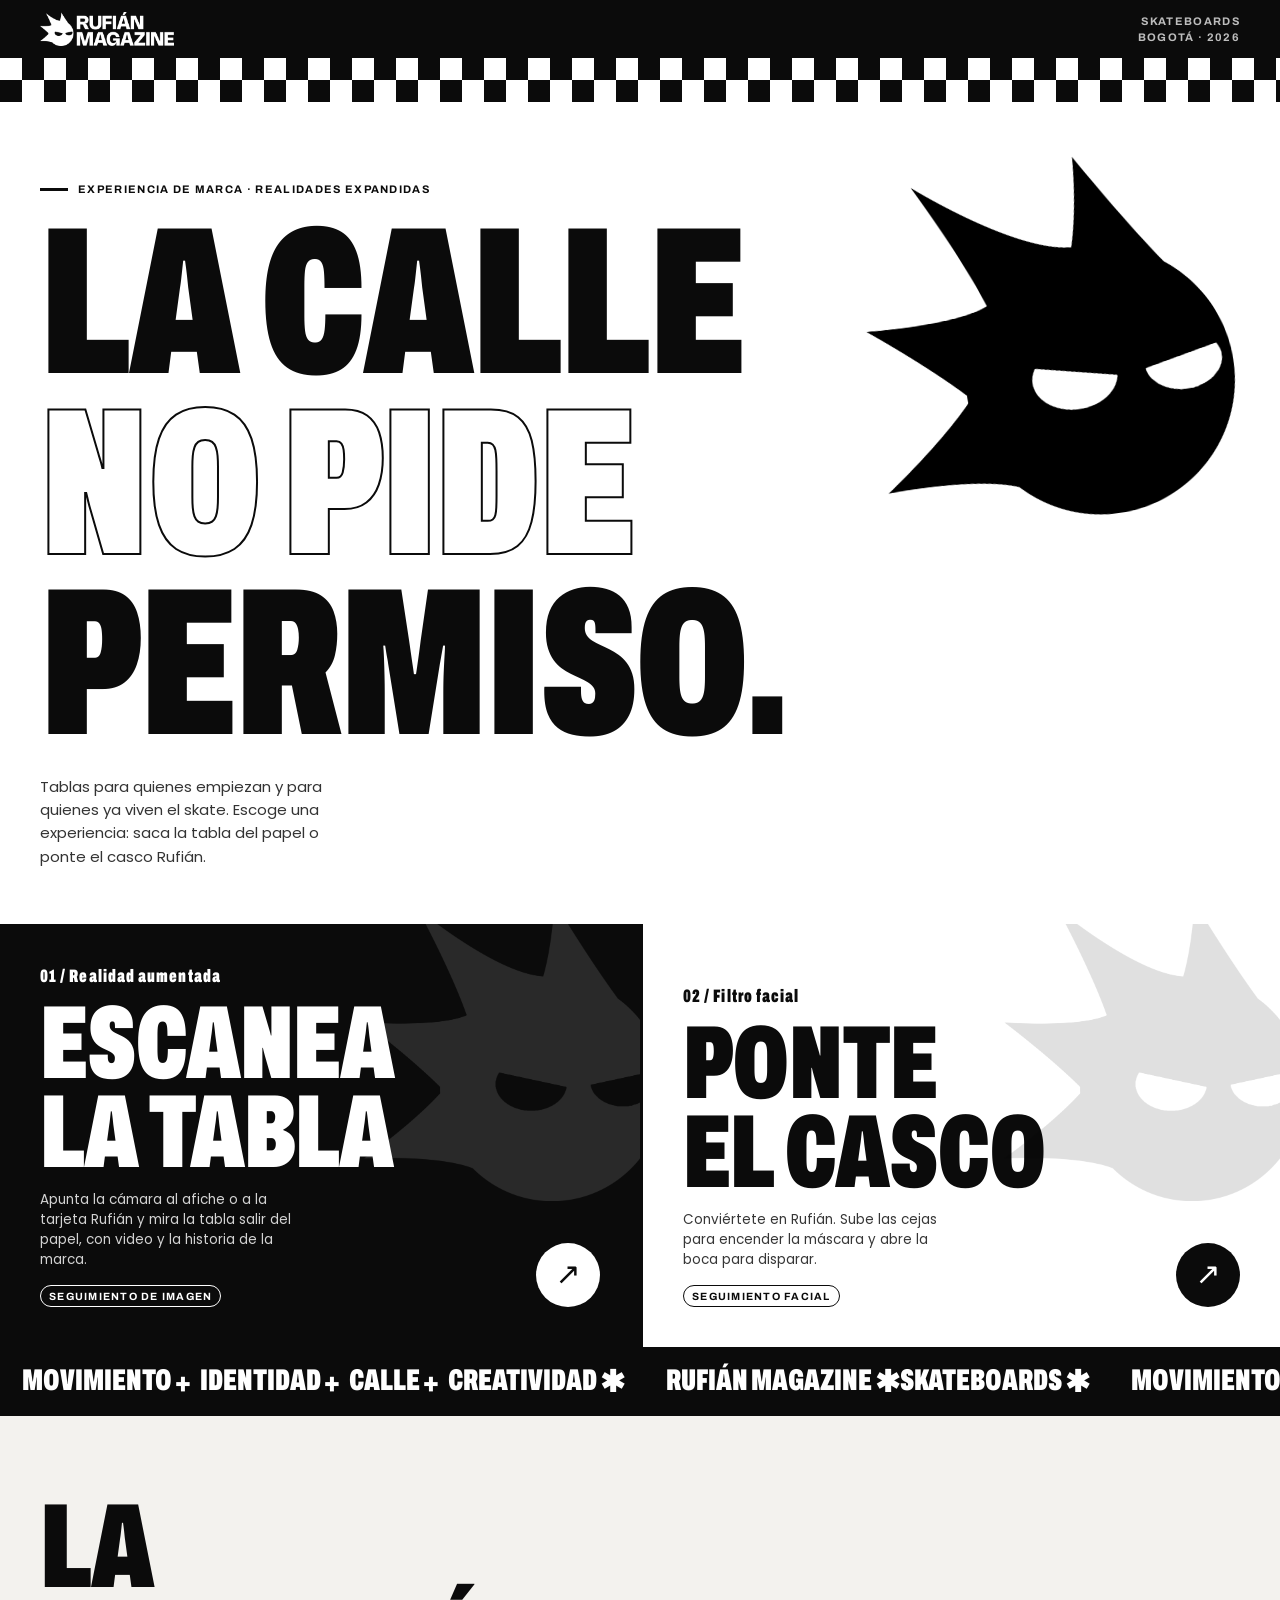
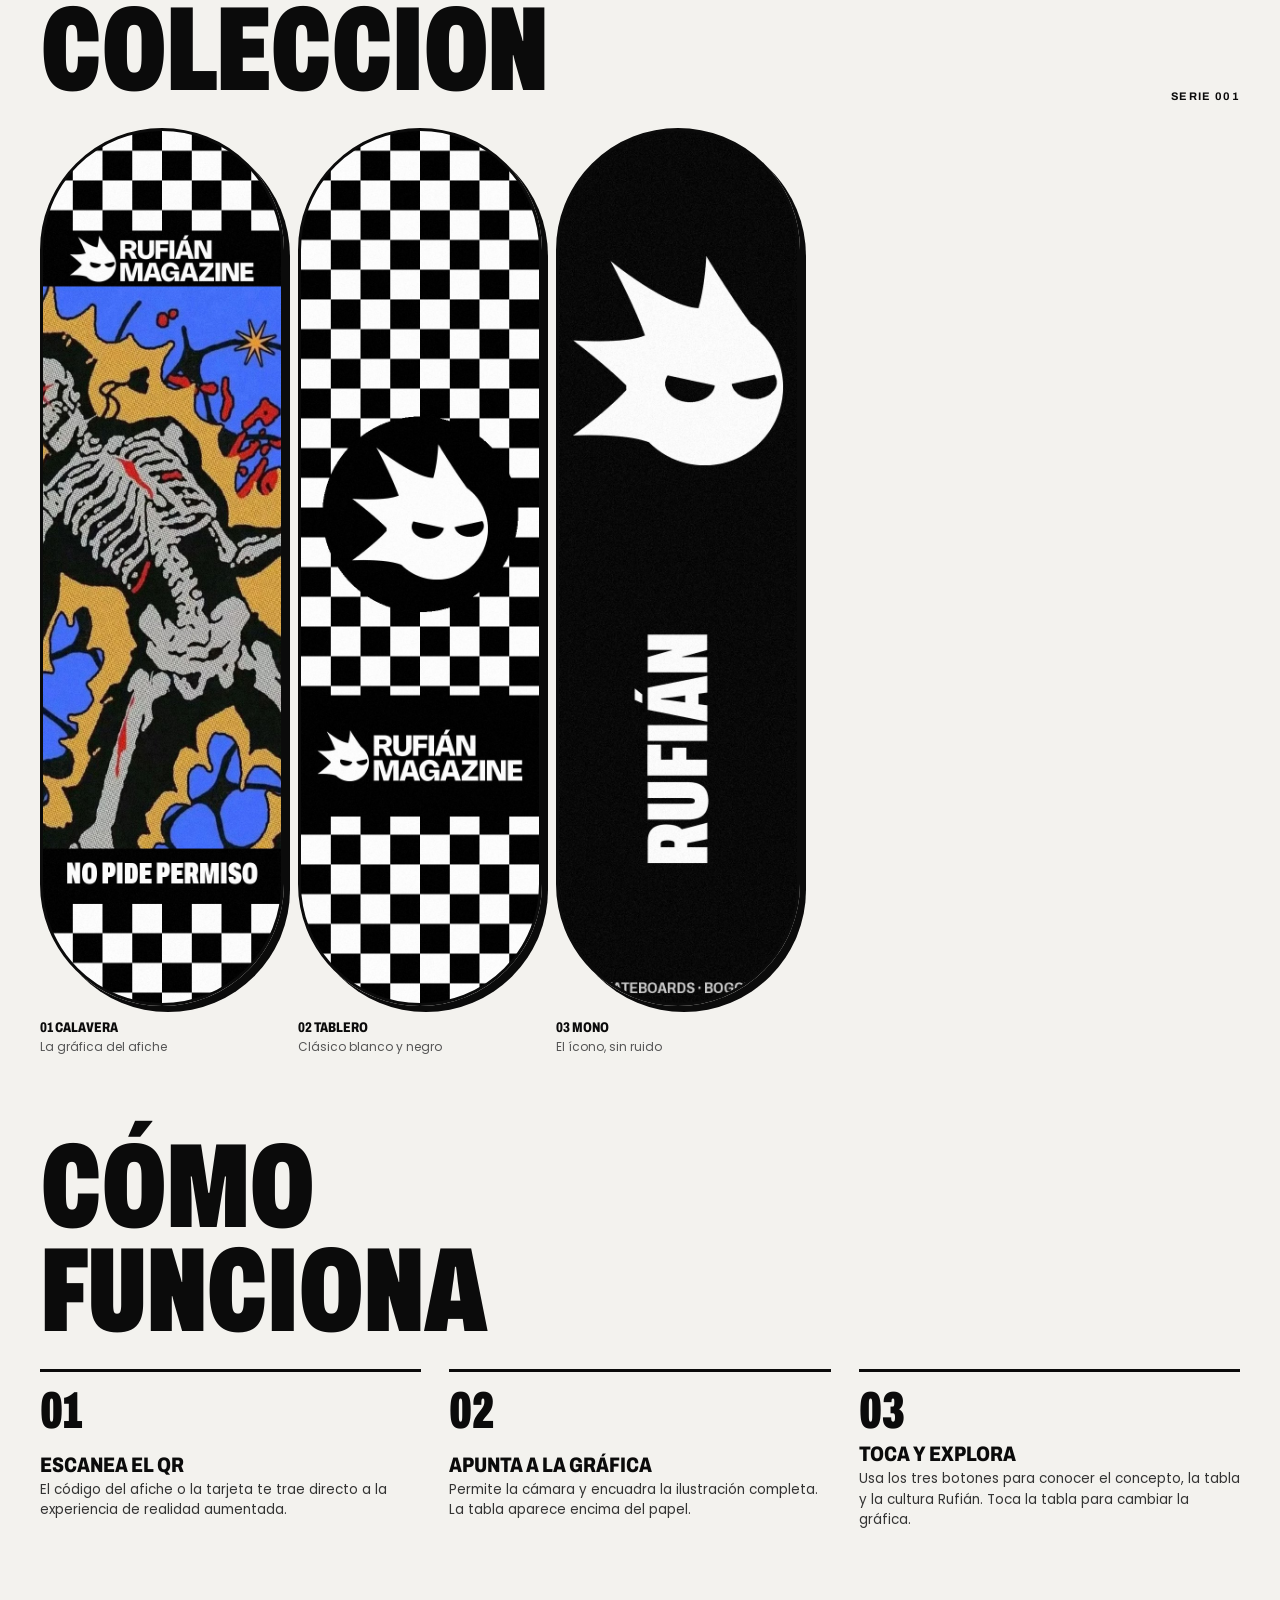
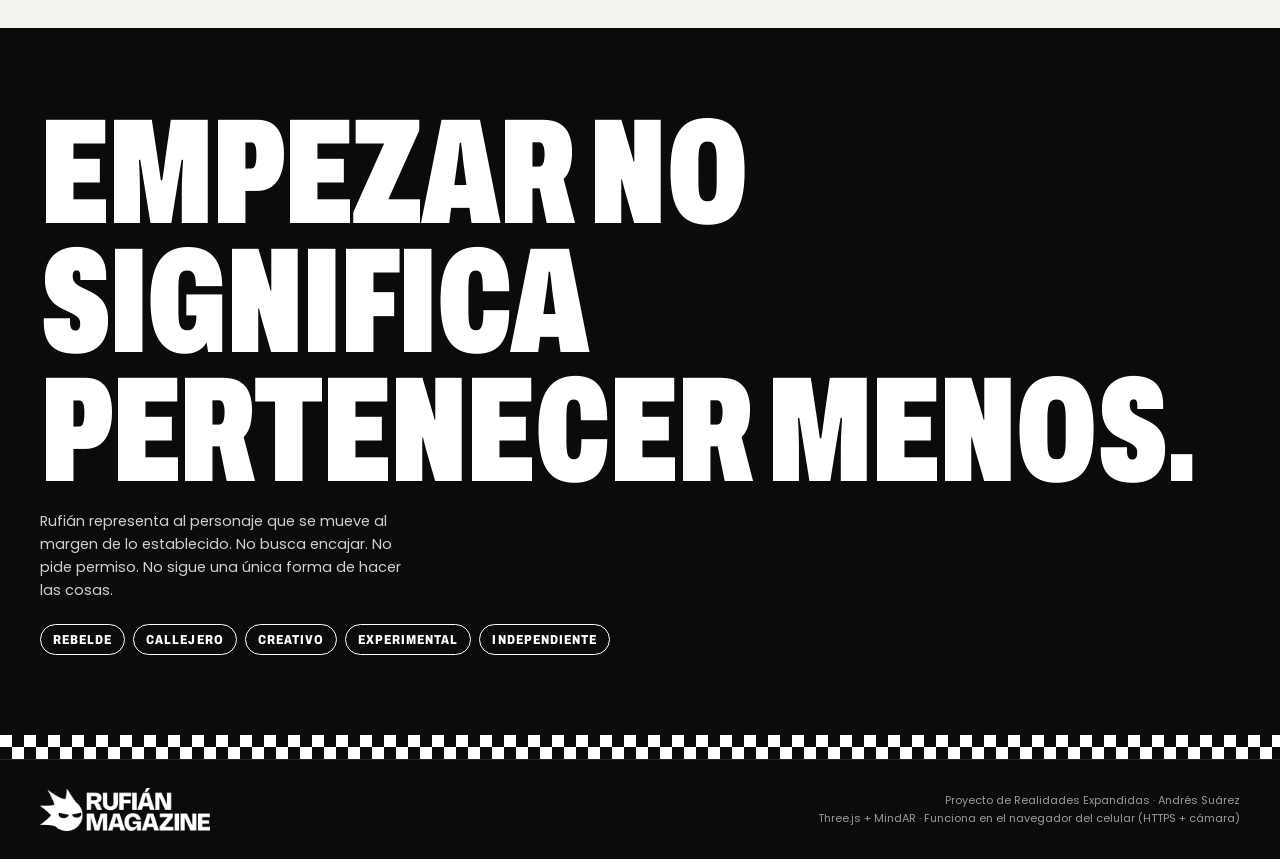
<file: index.html>
<!doctype html>
<html lang="es">
<head>
  <meta charset="utf-8">
  <meta name="viewport" content="width=device-width, initial-scale=1, viewport-fit=cover">
  <meta name="theme-color" content="#0b0b0b">
  <meta name="description" content="Rufián Magazine — tablas de skate. Escanea la tabla en realidad aumentada o ponte el casco Rufián con el filtro facial.">
  <title>RUFIÁN MAGAZINE — Skateboards</title>
  <link rel="icon" href="assets/brand/icono-negro.png">
  <link rel="preload" href="assets/fonts/archivo-wdth.woff2" as="font" type="font/woff2" crossorigin>
  <link rel="stylesheet" href="css/rufian.css">
</head>
<body>
  <header class="topbar">
    <img class="logo" src="assets/brand/logo-blanco.png" alt="Rufián Magazine">
    <span class="label">Skateboards<br>Bogotá · 2026</span>
  </header>
  <div class="checker checker-strip run" aria-hidden="true"></div>

  <main>
    <section class="hero">
      <img class="stamp" src="assets/brand/icono-negro.png" alt="" aria-hidden="true">
      <p class="label kicker">Experiencia de marca · Realidades expandidas</p>
      <h1 class="display">La calle<br><span class="outline">no pide</span><br>permiso.</h1>
      <p class="lede">Tablas para quienes empiezan y para quienes ya viven el skate. Escoge una experiencia: saca la tabla del papel o ponte el casco Rufián.</p>
    </section>

    <!-- Página de inicio: dos accesos (seguimiento de imagen y filtro facial) -->
    <nav class="experiences" aria-label="Experiencias">
      <a class="xp xp-ar" href="ar.html" id="go-ar">
        <img class="art" src="assets/brand/icono-negro.png" alt="" aria-hidden="true">
        <div>
          <span class="num">01 / Realidad aumentada</span>
          <h2 class="display">Escanea<br>la tabla</h2>
          <p>Apunta la cámara al afiche o a la tarjeta Rufián y mira la tabla salir del papel, con video y la historia de la marca.</p>
          <span class="tag">Seguimiento de imagen</span>
        </div>
        <span class="go" aria-hidden="true">↗</span>
      </a>
      <a class="xp xp-face" href="filtro.html" id="go-filter">
        <img class="art" src="assets/brand/icono-negro.png" alt="" aria-hidden="true">
        <div>
          <span class="num">02 / Filtro facial</span>
          <h2 class="display">Ponte<br>el casco</h2>
          <p>Conviértete en Rufián. Sube las cejas para encender la máscara y abre la boca para disparar.</p>
          <span class="tag">Seguimiento facial</span>
        </div>
        <span class="go" aria-hidden="true">↗</span>
      </a>
    </nav>

    <div class="marquee" aria-hidden="true">
      <div class="track">
        <span>Movimiento <i>+</i> Identidad <i>+</i> Calle <i>+</i> Creatividad <i>✱</i></span>
        <span>Rufián Magazine <i>✱</i> Skateboards <i>✱</i></span>
        <span>Movimiento <i>+</i> Identidad <i>+</i> Calle <i>+</i> Creatividad <i>✱</i></span>
        <span>Rufián Magazine <i>✱</i> Skateboards <i>✱</i></span>
      </div>
    </div>

    <section class="section">
      <div class="section-head">
        <h2 class="display">La<br>colección</h2>
        <span class="label">Serie 001</span>
      </div>
      <div class="decks">
        <figure class="deck-card"><div class="deck" style="background-image:url(assets/textures/deck-01-calavera.jpg)"></div><figcaption>01 Calavera<small>La gráfica del afiche</small></figcaption></figure>
        <figure class="deck-card"><div class="deck" style="background-image:url(assets/textures/deck-02-checker.jpg)"></div><figcaption>02 Tablero<small>Clásico blanco y negro</small></figcaption></figure>
        <figure class="deck-card"><div class="deck" style="background-image:url(assets/textures/deck-03-mono.jpg)"></div><figcaption>03 Mono<small>El ícono, sin ruido</small></figcaption></figure>
      </div>
    </section>

    <section class="section" style="padding-top:0">
      <div class="section-head">
        <h2 class="display">Cómo<br>funciona</h2>
      </div>
      <div class="steps">
        <div class="step"><b>01</b><div><h3>Escanea el QR</h3><p>El código del afiche o la tarjeta te trae directo a la experiencia de realidad aumentada.</p></div></div>
        <div class="step"><b>02</b><div><h3>Apunta a la gráfica</h3><p>Permite la cámara y encuadra la ilustración completa. La tabla aparece encima del papel.</p></div></div>
        <div class="step"><b>03</b><div><h3>Toca y explora</h3><p>Usa los tres botones para conocer el concepto, la tabla y la cultura Rufián. Toca la tabla para cambiar la gráfica.</p></div></div>
      </div>
    </section>

    <section class="section manifesto">
      <h2 class="display">Empezar no significa pertenecer menos.</h2>
      <p>Rufián representa al personaje que se mueve al margen de lo establecido. No busca encajar. No pide permiso. No sigue una única forma de hacer las cosas.</p>
      <div class="pillars"><span>REBELDE</span><span>CALLEJERO</span><span>CREATIVO</span><span>EXPERIMENTAL</span><span>INDEPENDIENTE</span></div>
    </section>
  </main>

  <div class="checker checker-strip small" aria-hidden="true"></div>
  <footer class="footer">
    <img class="logo" src="assets/brand/logo-blanco.png" alt="Rufián Magazine">
    <small>Proyecto de Realidades Expandidas · Andrés Suárez<br>Three.js + MindAR · Funciona en el navegador del celular (HTTPS + cámara)</small>
  </footer>
</body>
</html>
</file>
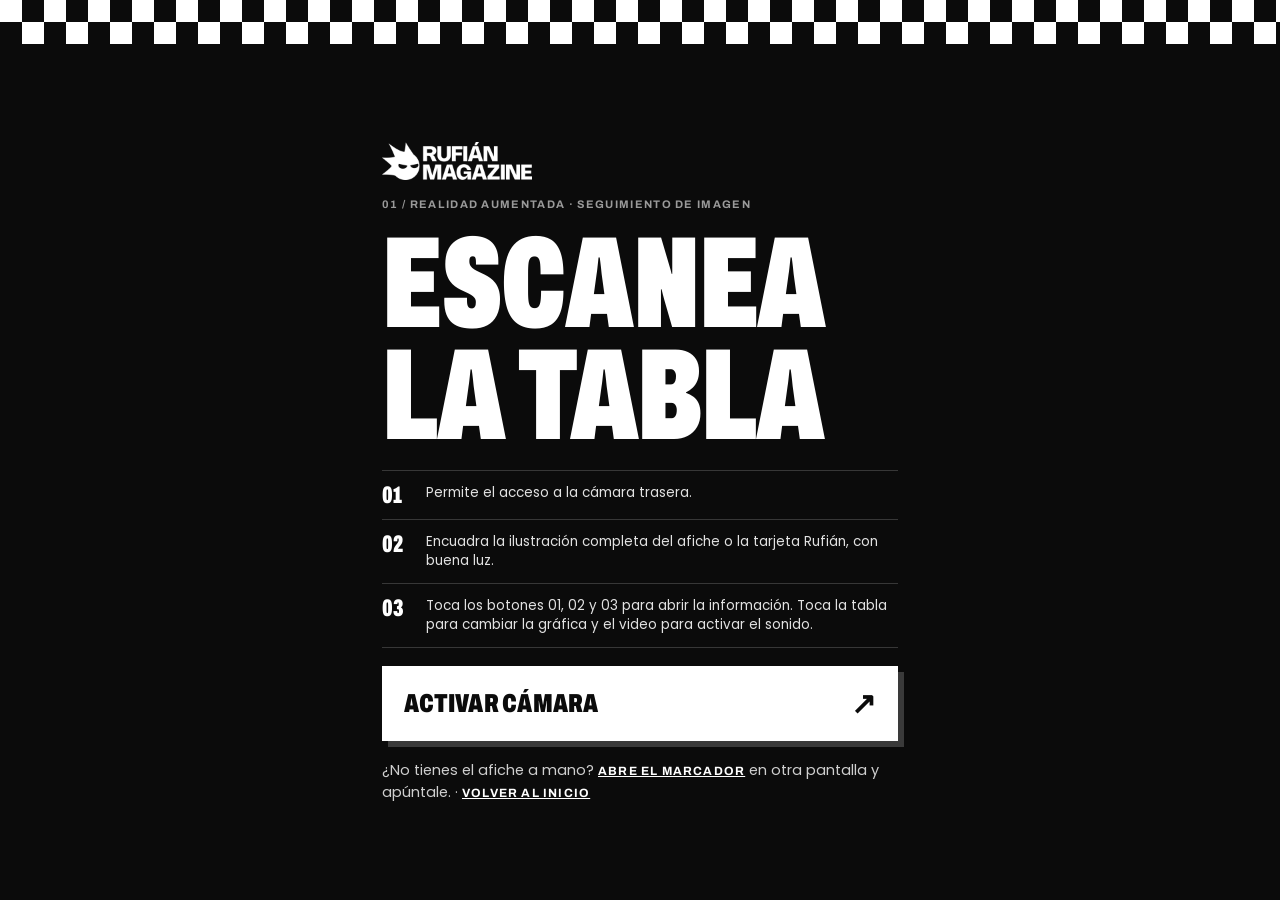
<file: ar.html>
<!doctype html>
<html lang="es">
<head>
  <meta charset="utf-8">
  <meta name="viewport" content="width=device-width, initial-scale=1, viewport-fit=cover">
  <meta name="theme-color" content="#0b0b0b">
  <title>RUFIÁN — Escanea la tabla (AR)</title>
  <link rel="icon" href="assets/brand/icono-negro.png">
  <link rel="stylesheet" href="css/rufian.css">
  <script type="importmap">
  {
    "imports": {
      "three": "./js/three.compat.js",
      "three/addons/": "./js/vendor/addons/",
      "mindar-image-three": "https://cdn.jsdelivr.net/npm/mind-ar@1.2.5/dist/mindar-image-three.prod.js"
    }
  }
  </script>
</head>
<body class="xp-page">
  <div id="ar" class="stage" aria-label="Vista de realidad aumentada"></div>

  <!-- Pantalla previa: pide la cámara con un toque (requisito de los navegadores para cámara y sonido) -->
  <section id="intro" class="intro">
    <div class="checker checker-strip run" aria-hidden="true"></div>
    <div class="intro-body">
      <img src="assets/brand/logo-blanco.png" alt="Rufián Magazine" style="width:150px">
      <span class="label" style="color:#9a9a9a">01 / Realidad aumentada · Seguimiento de imagen</span>
      <h1 class="display">Escanea<br>la tabla</h1>
      <ul>
        <li><b>01</b>Permite el acceso a la cámara trasera.</li>
        <li><b>02</b>Encuadra la ilustración completa del afiche o la tarjeta Rufián, con buena luz.</li>
        <li><b>03</b>Toca los botones 01, 02 y 03 para abrir la información. Toca la tabla para cambiar la gráfica y el video para activar el sonido.</li>
      </ul>
      <button id="start" class="big-btn" type="button"><span id="start-label">Activar cámara</span><span aria-hidden="true">↗</span></button>
      <div id="progress" class="progress" aria-hidden="true"><i></i></div>
      <div id="error" class="error-box" role="alert"></div>
      <p class="hint">¿No tienes el afiche a mano? <a class="text-link" href="assets/marker/target.jpg" target="_blank" rel="noopener">Abre el marcador</a> en otra pantalla y apúntale. · <a class="text-link" href="index.html">Volver al inicio</a></p>
    </div>
  </section>

  <header class="xp-top">
    <a class="round-btn" href="index.html" aria-label="Volver al inicio">
      <svg viewBox="0 0 24 24" fill="none" stroke="currentColor" stroke-width="2.4"><path d="M15 5l-7 7 7 7"/></svg>
    </a>
    <img class="logo ar-logo" src="assets/brand/logo-blanco.png" alt="Rufián Magazine">
    <span style="display:flex;gap:8px"><a class="pill-btn" href="filtro.html" aria-label="Ir al filtro facial: ponte el casco" style="height:46px;padding:0 14px"><img src="assets/brand/icono-negro.png" alt="" style="width:22px"> Filtro</a>
    <button id="mute" class="round-btn" type="button" aria-label="Silenciar sonido" aria-pressed="false">
      <svg id="mute-icon" viewBox="0 0 24 24" fill="none" stroke="currentColor" stroke-width="2.2"><path d="M4 9v6h4l5 4V5L8 9H4z" fill="currentColor"/><path d="M16 9a4 4 0 010 6M18.5 6.5a7.5 7.5 0 010 11"/></svg>
    </button></span>
  </header>

  <div id="status" class="status-chip" hidden><span class="dot"></span><span id="status-text">Busca el afiche Rufián</span></div>

  <!-- Tres botones interactivos (también están en 3D sobre el marcador) -->
  <nav class="ar-dock" id="dock" hidden aria-label="Información del producto">
    <div class="row">
      <button class="info-btn" data-dialog="concepto" type="button"><small>01</small>Concepto</button>
      <button class="info-btn" data-dialog="tabla" type="button"><small>02</small>La tabla</button>
      <button class="info-btn" data-dialog="cultura" type="button"><small>03</small>Cultura</button>
    </div>
    <div class="dock-actions">
      <button id="next-graphic" class="pill-btn" type="button">↻ Cambiar gráfica</button>
      <button id="toggle-video" class="pill-btn dark" type="button">▶ Sonido del video</button>
    </div>
  </nav>

  <div id="dialog" class="dialog-backdrop" hidden>
    <section class="info-dialog" role="dialog" aria-modal="true" aria-labelledby="dialog-title">
      <div class="checker checker-strip" aria-hidden="true"></div>
      <button id="dialog-close" class="dialog-close" type="button" aria-label="Cerrar">×</button>
      <div class="dialog-inner">
        <p id="dialog-kicker" class="label"></p>
        <h2 id="dialog-title" class="display"></h2>
        <div id="dialog-body"></div>
      </div>
      <div class="dialog-foot label"><span id="dialog-count">01 / 03</span><span>Rufián Magazine ®</span></div>
    </section>
  </div>

  <div id="toast" class="toast" role="status" aria-live="polite"></div>
  <script type="module" src="js/ar.js"></script>
</body>
</html>
</file>
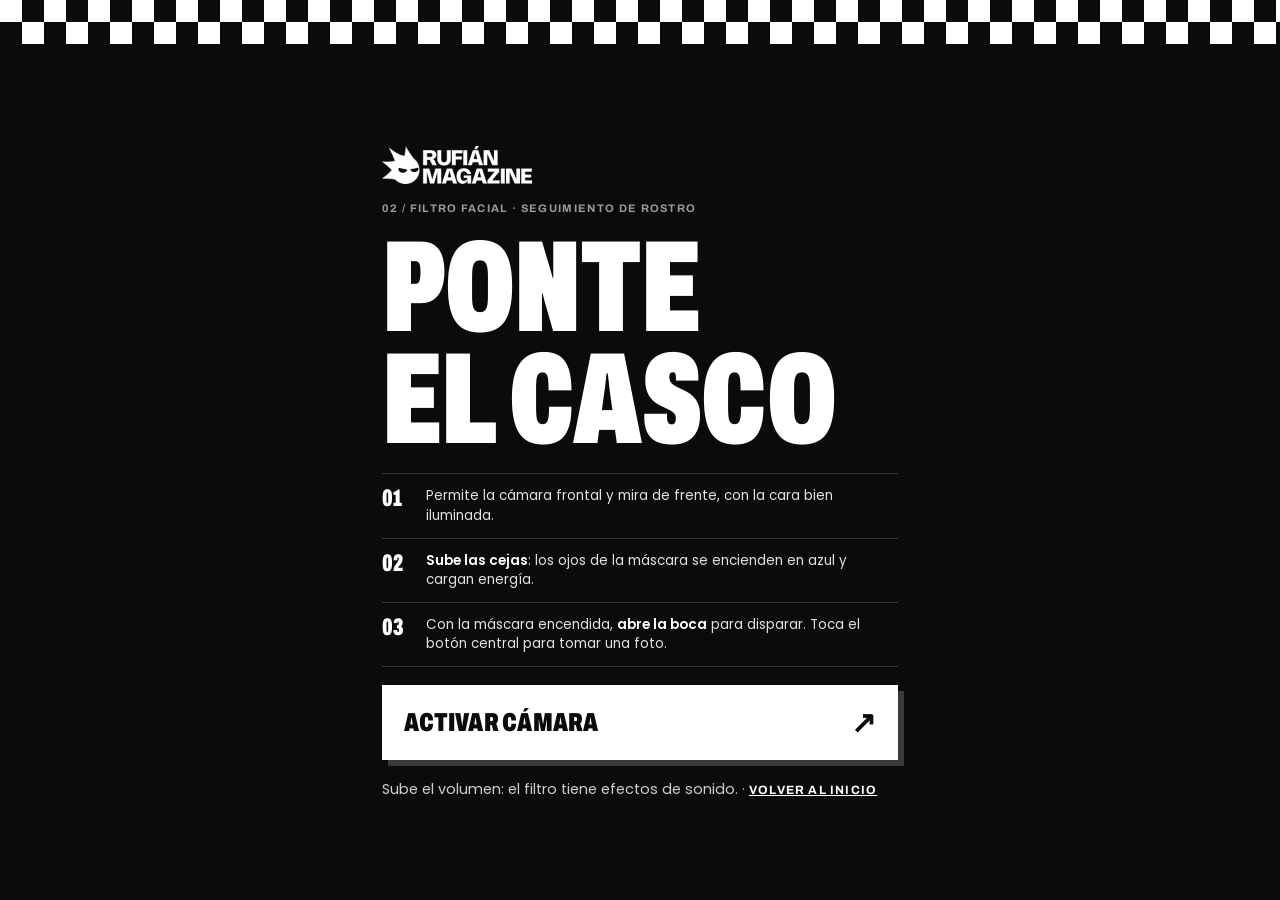
<file: filtro.html>
<!doctype html>
<html lang="es">
<head>
  <meta charset="utf-8">
  <meta name="viewport" content="width=device-width, initial-scale=1, viewport-fit=cover">
  <meta name="theme-color" content="#0b0b0b">
  <title>RUFIÁN — Filtro: ponte el casco</title>
  <link rel="icon" href="assets/brand/icono-negro.png">
  <link rel="stylesheet" href="css/rufian.css">
  <script type="importmap">
  {
    "imports": {
      "three": "./js/three.compat.js",
      "three/addons/": "./js/vendor/addons/",
      "mindar-face-three": "https://cdn.jsdelivr.net/npm/mind-ar@1.2.5/dist/mindar-face-three.prod.js"
    }
  }
  </script>
</head>
<body class="xp-page">
  <div id="face" class="stage" aria-label="Cámara con filtro facial"></div>
  <div id="vignette" class="glow-vignette" aria-hidden="true"></div>
  <div id="flash" class="flash" aria-hidden="true"></div>

  <section id="intro" class="intro">
    <div class="checker checker-strip run" aria-hidden="true"></div>
    <div class="intro-body">
      <img src="assets/brand/logo-blanco.png" alt="Rufián Magazine" style="width:150px">
      <span class="label" style="color:#9a9a9a">02 / Filtro facial · Seguimiento de rostro</span>
      <h1 class="display">Ponte<br>el casco</h1>
      <ul>
        <li><b>01</b>Permite la cámara frontal y mira de frente, con la cara bien iluminada.</li>
        <li><b>02</b><span><b style="font:inherit;font-weight:600">Sube las cejas</b>: los ojos de la máscara se encienden en azul y cargan energía.</span></li>
        <li><b>03</b><span>Con la máscara encendida, <b style="font:inherit;font-weight:600">abre la boca</b> para disparar. Toca el botón central para tomar una foto.</span></li>
      </ul>
      <button id="start" class="big-btn" type="button"><span id="start-label">Activar cámara</span><span aria-hidden="true">↗</span></button>
      <div id="progress" class="progress" aria-hidden="true"><i></i></div>
      <div id="error" class="error-box" role="alert"></div>
      <p class="hint">Sube el volumen: el filtro tiene efectos de sonido. · <a class="text-link" href="index.html">Volver al inicio</a></p>
    </div>
  </section>

  <header class="xp-top">
    <a class="round-btn" href="index.html" aria-label="Volver al inicio">
      <svg viewBox="0 0 24 24" fill="none" stroke="currentColor" stroke-width="2.4"><path d="M15 5l-7 7 7 7"/></svg>
    </a>
    <img class="logo" src="assets/brand/logo-blanco.png" alt="Rufián Magazine">
    <button id="mute" class="round-btn" type="button" aria-label="Silenciar sonido" aria-pressed="false">
      <svg viewBox="0 0 24 24" fill="none" stroke="currentColor" stroke-width="2.2"><path d="M4 9v6h4l5 4V5L8 9H4z" fill="currentColor"/><path d="M16 9a4 4 0 010 6M18.5 6.5a7.5 7.5 0 010 11"/></svg>
    </button>
  </header>

  <div id="status" class="status-chip" hidden><span class="dot"></span><span id="status-text">Busca tu cara</span></div>

  <div class="filter-ui" id="filter-ui" hidden>
    <div class="gesture-hints">
      <span id="g-brows" class="gesture">↑ Sube las cejas · Encender</span>
      <span id="g-mouth" class="gesture locked">◯ Abre la boca · Disparar</span>
    </div>
    <div id="meter" class="power-meter" aria-hidden="true"><i></i></div>
    <div class="capture-row">
      <span></span>
      <button id="shutter" class="shutter" type="button" aria-label="Tomar foto"><span><img src="assets/brand/icono-negro.png" alt=""></span></button>
      <span></span>
    </div>
  </div>

  <div id="photo" class="photo-sheet" hidden>
    <img id="photo-img" alt="Tu foto con el casco Rufián">
    <div class="actions">
      <button id="photo-close" class="big-btn ghost" type="button">Otra</button>
      <a id="photo-save" class="big-btn" download="rufian-casco.jpg" href="#">Guardar</a>
    </div>
  </div>

  <div id="toast" class="toast" role="status" aria-live="polite"></div>
  <script type="module" src="js/filtro.js"></script>
</body>
</html>
</file>
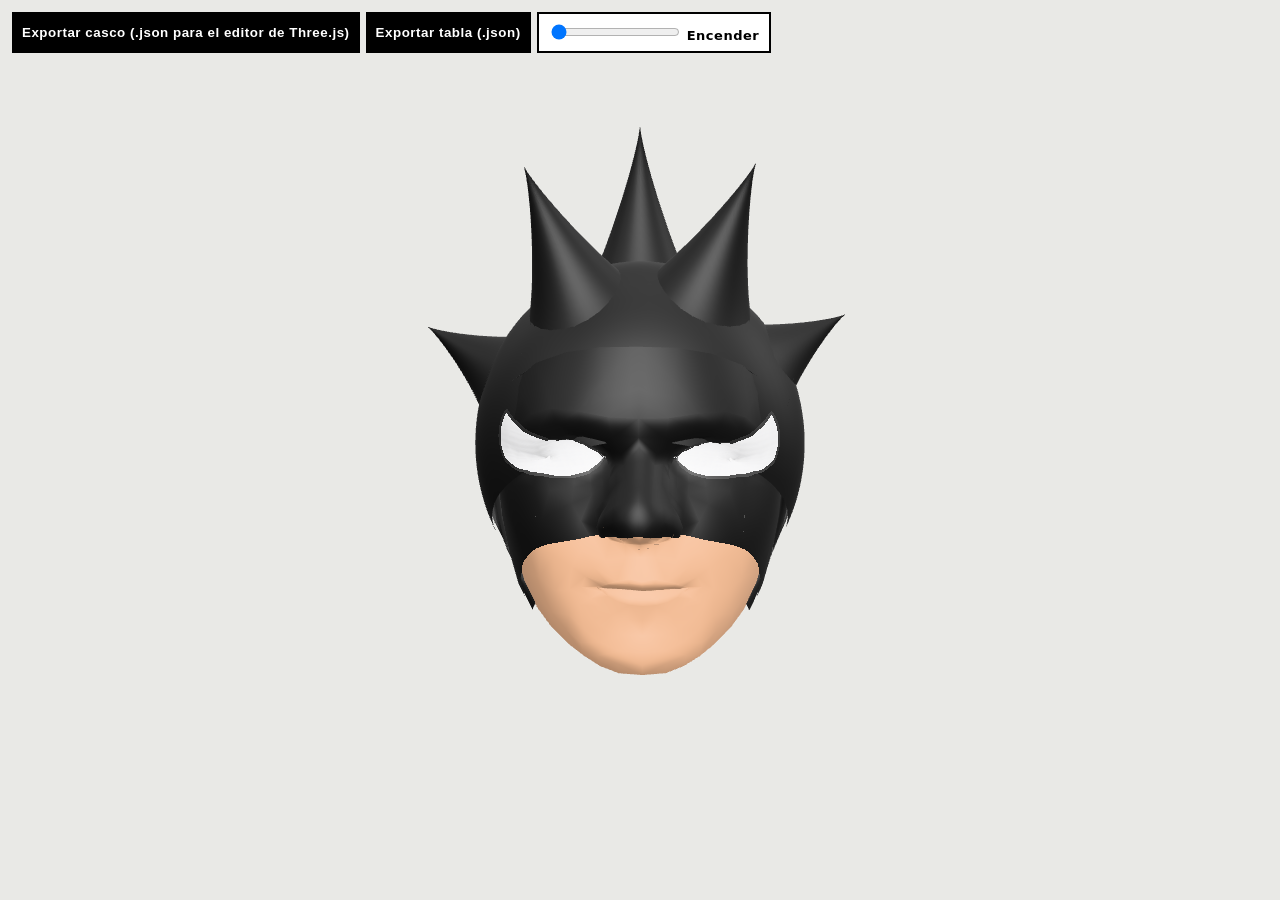
<file: tools/casco-preview.html>
<!doctype html>
<html lang="es"><head><meta charset="utf-8"><meta name="viewport" content="width=device-width,initial-scale=1">
<title>Rufián — Vista previa del casco y la tabla (Three.js)</title>
<style>
  html,body{margin:0;height:100%;background:#e9e9e6;font:13px system-ui;overflow:hidden}
  #ui{position:fixed;left:12px;top:12px;display:flex;flex-wrap:wrap;gap:6px;z-index:2}
  #ui button,#ui label{padding:8px 10px;background:#000;color:#fff;border:0;font-weight:700;letter-spacing:.04em}
  #ui label{background:#fff;color:#000;border:2px solid #000}
</style>
<script type="importmap">{"imports":{"three":"../js/three.compat.js","three/addons/":"../js/vendor/addons/"}}</script>
</head><body>
<div id="ui">
  <button id="exp-helmet">Exportar casco (.json para el editor de Three.js)</button>
  <button id="exp-deck">Exportar tabla (.json)</button>
  <label><input id="power" type="range" min="0" max="1" step="0.01" value="0"> Encender</label>
</div>
<script type="module">
import * as THREE from 'three';
import { RoomEnvironment } from 'three/addons/environments/RoomEnvironment.js';
import { createHelmet, createFaceMaskMaterial, createHeadOccluder, createLensMaterial, eyeCentersFrom, applyEditedHelmet, createFaceBridge } from '../js/models/helmet.js';
import { createDeck, loadDeckTextures } from '../js/models/deck.js';

const q = new URLSearchParams(location.search);
const view = q.get('view') || 'helmet';
const renderer = new THREE.WebGLRenderer({ antialias: true, preserveDrawingBuffer: true });
renderer.setPixelRatio(Math.min(devicePixelRatio, 2));
renderer.setSize(innerWidth, innerHeight);
renderer.toneMapping = THREE.NeutralToneMapping;
document.body.appendChild(renderer.domElement);
const scene = new THREE.Scene();
scene.background = new THREE.Color(q.get('bg') || '#e9e9e6');
scene.environment = new THREE.PMREMGenerator(renderer).fromScene(new RoomEnvironment(), 0.04).texture;
scene.add(new THREE.HemisphereLight(0xffffff, 0x444444, 1.0));
const key = new THREE.DirectionalLight(0xffffff, 2); key.position.set(20, 40, 60); scene.add(key);
const camera = new THREE.PerspectiveCamera(35, innerWidth / innerHeight, 0.1, 1000);
const pivot = new THREE.Group(); scene.add(pivot);
let helmet = null, deck = null;

if (view === 'helmet') {
  const face = await (await fetch('rostro-canonico.json')).json();
  const geo = new THREE.BufferGeometry();
  geo.setAttribute('position', new THREE.Float32BufferAttribute(face.pos, 3));
  geo.setAttribute('uv', new THREE.Float32BufferAttribute(face.uv, 2));
  geo.setIndex(face.index); geo.computeVertexNormals();
  const skin = new THREE.Mesh(geo, new THREE.MeshStandardMaterial({ color: 0xc89b7b, roughness: 0.7 }));
  const lensMap = await new THREE.TextureLoader().loadAsync('../assets/textures/lente-malla.jpg');
  const lensMaterial = createLensMaterial(lensMap);
  helmet = createHelmet({ lensMaterial });
  if (!q.get('codigo')) await applyEditedHelmet(helmet, '../editor/casco-rufian.json');
  const mask = new THREE.Mesh(geo, createFaceMaskMaterial(helmet.shellMaterial));
  mask.name = 'Mascara';
  const lenses = new THREE.Mesh(geo, lensMaterial); lenses.name = 'Lentes'; lenses.renderOrder = 3;
  const P = face.pos; const [l, r] = eyeCentersFrom((i) => [P[i * 3], P[i * 3 + 1], P[i * 3 + 2]]);
  helmet.setEyes(l, r);
  const bridge = createFaceBridge(helmet.shellMaterial); bridge.update(geo.attributes.position, geo.attributes.normal);
  if (q.get('nobridge')) bridge.mesh.visible = false;
  pivot.add(skin, mask, lenses, helmet.group, createHeadOccluder(), bridge.mesh);
  if (q.get('nomask')) mask.visible = false;
  if (q.get('nohelmet')) helmet.group.visible = false;
  pivot.position.set(0, -3, 2);
  camera.position.set(0, 0, +(q.get('dist') || 82));
} else {
  const tex = await loadDeckTextures(new THREE.TextureLoader(), renderer, '../');
  deck = createDeck(tex);
  deck.setGraphic(+(q.get('g') || 0));
  pivot.add(deck.group);
  camera.position.set(0, 0, 2.6);
}
if (q.get('clean')) document.getElementById('ui').style.display = 'none';
const yaw = +(q.get('yaw') || 0), pitch = +(q.get('pitch') || 0);
pivot.rotation.set(THREE.MathUtils.degToRad(pitch), THREE.MathUtils.degToRad(yaw), 0, 'YXZ');
if (q.get('roll')) pivot.rotation.z = THREE.MathUtils.degToRad(+q.get('roll'));
const powerInput = document.getElementById('power');
powerInput.value = q.get('power') || 0;
let drag = null;
renderer.domElement.addEventListener('pointerdown', (e) => drag = { x: e.clientX, y: e.clientY, ry: pivot.rotation.y, rx: pivot.rotation.x });
addEventListener('pointerup', () => drag = null);
addEventListener('pointermove', (e) => { if (!drag) return; pivot.rotation.y = drag.ry + (e.clientX - drag.x) * 0.01; pivot.rotation.x = drag.rx + (e.clientY - drag.y) * 0.01; });
addEventListener('resize', () => { camera.aspect = innerWidth / innerHeight; camera.updateProjectionMatrix(); renderer.setSize(innerWidth, innerHeight); });
renderer.setAnimationLoop((t) => {
  if (helmet) helmet.setPower(+powerInput.value, t / 1000);
  renderer.render(scene, camera);
});
function download(obj, name) {
  const json = JSON.stringify(obj.toJSON());
  const a = document.createElement('a'); a.href = URL.createObjectURL(new Blob([json], { type: 'application/json' })); a.download = name; a.click();
}
document.getElementById('exp-helmet').onclick = () => helmet ? download(helmet.group, 'casco-rufian.json') : alert('Abre ?view=helmet');
document.getElementById('exp-deck').onclick = () => deck ? download(deck.group, 'tabla-rufian.json') : alert('Abre ?view=deck');
window.__ready = true;
window.__export = () => JSON.stringify((helmet ? helmet.group : deck.group).toJSON());
</script>
</body></html>
</file>
<file: css/rufian.css>
/* RUFIÁN MAGAZINE — sistema visual B/N (inspiración: zapatillas de skate clásicas, tablero de ajedrez, tipografía condensada pesada) */
@font-face { font-family: 'Archivo'; src: url('../assets/fonts/archivo-wdth.woff2') format('woff2'); font-weight: 100 900; font-stretch: 62% 125%; font-display: swap; unicode-range: U+0000-00FF, U+0131, U+0152-0153, U+02BB-02BC, U+02C6, U+02DA, U+02DC, U+2000-206F, U+2074, U+20AC, U+2122, U+2191, U+2193, U+2212, U+2215, U+FEFF, U+FFFD; }
@font-face { font-family: 'Archivo'; src: url('../assets/fonts/archivo-ext-wdth.woff2') format('woff2'); font-weight: 100 900; font-stretch: 62% 125%; font-display: swap; unicode-range: U+0100-02AF, U+0304, U+0308, U+0329, U+1E00-1E9F, U+1EF2-1EFF, U+2020, U+20A0-20AB, U+20AD-20C0, U+2113, U+2C60-2C7F, U+A720-A7FF; }
@font-face { font-family: 'Poppins'; src: url('../assets/fonts/poppins-latin-400-normal.woff2') format('woff2'); font-weight: 400; font-display: swap; }
@font-face { font-family: 'Poppins'; src: url('../assets/fonts/poppins-latin-600-normal.woff2') format('woff2'); font-weight: 600; font-display: swap; }

:root {
  --black: #0b0b0b;
  --ink: #141414;
  --white: #ffffff;
  --paper: #f3f2ee;
  --grey: #8a8a8a;
  --line: rgba(255,255,255,.18);
  --glow: #2f7bff;            /* solo para el encendido de la máscara */
  --display: 'Archivo', 'Arial Narrow', Impact, sans-serif;
  --text: 'Poppins', system-ui, sans-serif;
  --safe-b: env(safe-area-inset-bottom, 0px);
  --safe-t: env(safe-area-inset-top, 0px);
}

* { box-sizing: border-box; }
html, body { margin: 0; }
body { background: var(--paper); color: var(--black); font-family: var(--text); -webkit-font-smoothing: antialiased; -webkit-tap-highlight-color: transparent; }
img, svg { display: block; }
button { font: inherit; color: inherit; cursor: pointer; }
a { color: inherit; }

.display { font-family: var(--display); font-weight: 900; font-stretch: 62%; text-transform: uppercase; line-height: .86; letter-spacing: -.01em; margin: 0; }
.label { font-family: var(--display); font-weight: 700; font-stretch: 100%; text-transform: uppercase; letter-spacing: .12em; font-size: 11px; }

.checker { --c: 22px; background: conic-gradient(var(--black) 25%, var(--white) 0 50%, var(--black) 0 75%, var(--white) 0) 0 0 / calc(var(--c) * 2) calc(var(--c) * 2); }
.checker-strip { height: 44px; --c: 22px; }
.checker-strip.small { height: 24px; --c: 12px; }
.checker-strip.run { animation: checker-run 6s linear infinite; }
@keyframes checker-run { to { background-position: 176px 0; } }

/* ------------------------------------------------------------------ barra superior */
.topbar { position: sticky; top: 0; z-index: 20; display: flex; align-items: center; justify-content: space-between; gap: 16px; padding: calc(12px + var(--safe-t)) 18px 12px; background: var(--black); color: var(--white); }
.topbar .logo { height: 34px; width: auto; }
.topbar .label { color: #bdbdbd; text-align: right; line-height: 1.5; }

/* ------------------------------------------------------------------ landing */
.hero { position: relative; padding: 34px 18px 26px; background: var(--white); overflow: hidden; }
.hero h1 { font-size: clamp(76px, 22vw, 210px); }
.hero h1 .outline { color: transparent; -webkit-text-stroke: 2px var(--black); }
.hero .kicker { display: inline-flex; align-items: center; gap: 10px; margin-bottom: 18px; }
.hero .kicker::before { content: ''; width: 28px; height: 3px; background: var(--black); }
.hero p.lede { max-width: min(34ch, 70%); margin: 20px 0 0; font-size: 15px; line-height: 1.55; color: #333; }
.hero .stamp { position: absolute; right: -34px; bottom: 18px; width: min(38vw, 380px); transform: rotate(-8deg); pointer-events: none; }
.hero > *:not(.stamp) { position: relative; z-index: 1; }

.experiences { display: grid; gap: 0; background: var(--black); }
.xp { position: relative; display: grid; grid-template-columns: 1fr auto; align-items: end; gap: 16px; min-height: 230px; padding: 22px 18px 20px; border: 0; text-align: left; text-decoration: none; overflow: hidden; transition: background .25s, color .25s; }
.xp .num { font-family: var(--display); font-weight: 900; font-stretch: 62%; font-size: 18px; letter-spacing: .06em; }
.xp h2 { font-size: clamp(54px, 15vw, 104px); margin-top: 10px; }
.xp p { max-width: 30ch; margin: 12px 0 0; font-size: 13.5px; line-height: 1.5; opacity: .82; }
.xp .go { width: 64px; height: 64px; border-radius: 50%; display: grid; place-items: center; font-size: 30px; transition: transform .25s; }
.xp .art { position: absolute; right: -24px; top: -22px; width: 190px; opacity: .12; transition: opacity .25s, transform .4s; }
.xp-ar { background: var(--black); color: var(--white); }
.xp-ar .go { background: var(--white); color: var(--black); }
.xp-ar .art { filter: invert(1); }
.xp-face { background: var(--white); color: var(--black); border-top: 3px solid var(--black); }
.xp-face .go { background: var(--black); color: var(--white); }
.xp:hover .go, .xp:focus-visible .go { transform: rotate(-45deg) scale(1.06); }
.xp:hover .art { opacity: .2; transform: rotate(-6deg) scale(1.05); }
.xp:focus-visible { outline: 4px solid var(--glow); outline-offset: -4px; }
.xp .tag { display: inline-block; padding: 5px 8px 4px; border: 1.5px solid currentColor; border-radius: 99px; font-family: var(--display); font-weight: 700; font-size: 10.5px; letter-spacing: .12em; text-transform: uppercase; margin-top: 14px; }

.marquee { overflow: hidden; background: var(--black); color: var(--white); border-block: 3px solid var(--black); }
.marquee .track { display: flex; width: max-content; animation: marquee 22s linear infinite; }
.marquee span { padding: 14px 22px; font-family: var(--display); font-weight: 900; font-stretch: 62%; font-size: 30px; text-transform: uppercase; white-space: nowrap; }
.marquee span i { font-style: normal; display: inline-block; width: 22px; vertical-align: -2px; }
@keyframes marquee { to { transform: translateX(-50%); } }

.section { padding: 46px 18px; }
.section-head { display: flex; justify-content: space-between; align-items: end; gap: 12px; margin-bottom: 26px; }
.section-head h2 { font-size: clamp(48px, 13vw, 120px); }
.decks { display: grid; grid-template-columns: repeat(3, 1fr); gap: 14px; max-width: 760px; }
.deck-card { margin: 0; }
.deck-card .deck { aspect-ratio: 1 / 3.6; border-radius: 999px; background-size: cover; background-position: center; border: 3px solid var(--black); box-shadow: 6px 6px 0 var(--black); transition: transform .3s; }
.deck-card:hover .deck { transform: translateY(-6px) rotate(-2deg); }
.deck-card figcaption { margin-top: 14px; font-family: var(--display); font-weight: 800; font-stretch: 75%; text-transform: uppercase; font-size: 14px; }
.deck-card figcaption small { display: block; font-family: var(--text); font-weight: 400; text-transform: none; font-size: 12px; color: #555; margin-top: 3px; }

.steps { display: grid; gap: 0; border-top: 3px solid var(--black); }
.step { display: grid; grid-template-columns: 70px 1fr; gap: 12px; padding: 18px 0; border-bottom: 1.5px solid var(--black); }
.step b { font-family: var(--display); font-weight: 900; font-stretch: 62%; font-size: 52px; line-height: .8; }
.step h3 { margin: 0 0 4px; font-family: var(--display); font-weight: 800; font-stretch: 80%; font-size: 21px; text-transform: uppercase; }
.step p { margin: 0; font-size: 13.5px; line-height: 1.5; color: #333; }

.manifesto { background: var(--black); color: var(--white); text-align: left; }
.manifesto h2 { font-size: clamp(56px, 16vw, 150px); }
.manifesto p { max-width: 42ch; color: #cfcfcf; line-height: 1.6; font-size: 14.5px; }
.pillars { display: flex; flex-wrap: wrap; gap: 8px; margin-top: 22px; }
.pillars span { padding: 8px 12px 7px; border: 1.5px solid var(--white); border-radius: 99px; font-family: var(--display); font-weight: 800; font-stretch: 80%; font-size: 13px; letter-spacing: .08em; }

.footer { background: var(--black); color: #9a9a9a; padding: 28px 18px calc(28px + var(--safe-b)); display: grid; gap: 18px; border-top: 1px solid #262626; }
.footer .logo { width: 170px; }
.footer small { font-size: 11px; line-height: 1.6; }

@media (min-width: 860px) {
  .topbar { padding-inline: 40px; }
  .hero { padding: 70px 40px 56px; }
  .hero .stamp { right: 4vw; top: 60px; bottom: auto; width: 360px; }
  .experiences { grid-template-columns: 1fr 1fr; }
  .xp { min-height: 380px; padding: 40px; }
  .xp-face { border-top: 0; border-left: 3px solid var(--black); }
  .xp .art { width: 300px; }
  .section { padding: 80px 40px; }
  .steps { grid-template-columns: repeat(3, 1fr); gap: 28px; border-top: 0; }
  .step { grid-template-columns: 1fr; border-top: 3px solid var(--black); border-bottom: 0; }
  .footer { grid-template-columns: auto 1fr; align-items: center; padding-inline: 40px; }
  .footer small { text-align: right; }
}

/* ------------------------------------------------------------------ pantallas de experiencia (AR / filtro) */
body.xp-page { background: var(--black); color: var(--white); overflow: hidden; height: 100svh; }
.stage { position: fixed; inset: 0; overflow: hidden; background: #000; }
.stage > div, .stage video, .stage canvas { touch-action: manipulation; }

.xp-top { position: fixed; z-index: 30; top: 0; left: 0; right: 0; display: flex; align-items: center; justify-content: space-between; padding: calc(12px + var(--safe-t)) 14px 10px; pointer-events: none; }
.xp-top > * { pointer-events: auto; }
.round-btn { width: 46px; height: 46px; border-radius: 50%; border: 0; background: rgba(0,0,0,.55); color: var(--white); display: grid; place-items: center; font-size: 22px; backdrop-filter: blur(8px); -webkit-backdrop-filter: blur(8px); text-decoration: none; }
.round-btn.light { background: var(--white); color: var(--black); }
.round-btn svg { width: 22px; height: 22px; }
.xp-top .logo { position: absolute; left: 50%; transform: translateX(-50%); height: 30px; filter: drop-shadow(0 1px 6px rgba(0,0,0,.5)); }

.status-chip { position: fixed; z-index: 30; left: 50%; top: calc(70px + var(--safe-t)); transform: translateX(-50%); display: flex; align-items: center; gap: 9px; max-width: calc(100vw - 32px); padding: 9px 14px 8px; border-radius: 99px; background: rgba(0,0,0,.66); color: var(--white); font-family: var(--display); font-weight: 700; font-stretch: 90%; font-size: 12px; letter-spacing: .08em; text-transform: uppercase; white-space: nowrap; backdrop-filter: blur(8px); -webkit-backdrop-filter: blur(8px); transition: opacity .3s; }
.status-chip .dot { width: 8px; height: 8px; border-radius: 50%; background: var(--white); animation: blink 1.1s infinite; flex: none; }
.status-chip.ok .dot { background: #fff; animation: none; box-shadow: 0 0 0 3px rgba(255,255,255,.25); }
@keyframes blink { 50% { opacity: .2; } }

/* intro (antes de pedir la cámara) */
.intro { position: fixed; inset: 0; z-index: 40; display: flex; flex-direction: column; background: var(--black); color: var(--white); overflow-y: auto; }
.intro .checker-strip { flex: none; }
.intro-body { flex: 1; display: flex; flex-direction: column; justify-content: center; padding: 28px 22px calc(26px + var(--safe-b)); gap: 18px; max-width: 560px; width: 100%; margin: 0 auto; }
.intro h1 { font-size: clamp(66px, 20vw, 130px); }
.intro p { margin: 0; color: #cfcfcf; line-height: 1.55; font-size: 14.5px; }
.intro ul { list-style: none; margin: 0; padding: 0; display: grid; gap: 0; border-top: 1px solid var(--line); }
.intro li { display: grid; grid-template-columns: 34px 1fr; gap: 10px; padding: 12px 0; border-bottom: 1px solid var(--line); font-size: 13.5px; line-height: 1.45; color: #e2e2e2; }
.intro li b { font-family: var(--display); font-weight: 900; font-stretch: 62%; font-size: 24px; line-height: 1; color: var(--white); }
.big-btn { display: flex; align-items: center; justify-content: space-between; gap: 12px; width: 100%; padding: 20px 22px; border: 0; border-radius: 0; background: var(--white); color: var(--black); font-family: var(--display); font-weight: 900; font-stretch: 70%; font-size: 26px; text-transform: uppercase; letter-spacing: .01em; text-decoration: none; box-shadow: 6px 6px 0 #3a3a3a; transition: transform .15s, box-shadow .15s; }
.big-btn:active { transform: translate(4px, 4px); box-shadow: 2px 2px 0 #3a3a3a; }
.big-btn:disabled { opacity: .6; }
.big-btn span:last-child { font-size: 30px; }
.progress { height: 6px; background: #2a2a2a; overflow: hidden; display: none; }
.progress.visible { display: block; }
.progress i { display: block; height: 100%; width: 0; background: var(--white); transition: width .3s; }
.hint { font-size: 12px; color: #9a9a9a; }
.error-box { display: none; padding: 12px 14px; border: 1.5px solid #fff; font-size: 13px; line-height: 1.5; }
.error-box.visible { display: block; }
.text-link { color: #fff; font-family: var(--display); font-weight: 700; letter-spacing: .1em; font-size: 12px; text-transform: uppercase; }

/* barra inferior de botones del AR */
.ar-dock { position: fixed; z-index: 30; left: 0; right: 0; bottom: 0; padding: 12px 12px calc(14px + var(--safe-b)); display: grid; gap: 10px; background: linear-gradient(transparent, rgba(0,0,0,.75) 40%); }
.ar-dock .row { display: grid; grid-template-columns: repeat(3, 1fr); gap: 8px; }
.info-btn { display: grid; gap: 2px; justify-items: start; padding: 11px 12px 10px; border: 2px solid var(--white); background: rgba(0,0,0,.6); color: var(--white); text-align: left; font-family: var(--display); font-weight: 900; font-stretch: 70%; font-size: 17px; line-height: 1; text-transform: uppercase; transition: background .2s, color .2s; }
.info-btn small { font-weight: 700; font-stretch: 100%; font-size: 10px; letter-spacing: .12em; opacity: .7; }
.info-btn:active, .info-btn.on { background: var(--white); color: var(--black); }
.dock-actions { display: flex; gap: 8px; justify-content: center; }
.pill-btn { text-decoration: none; display: inline-flex; align-items: center; gap: 8px; padding: 10px 14px 9px; border-radius: 99px; border: 0; background: var(--white); color: var(--black); font-family: var(--display); font-weight: 800; font-stretch: 85%; font-size: 12.5px; letter-spacing: .08em; text-transform: uppercase; }
.pill-btn.dark { background: rgba(0,0,0,.6); color: var(--white); border: 1.5px solid rgba(255,255,255,.5); }

/* diálogo informativo */
.dialog-backdrop { position: fixed; inset: 0; z-index: 50; display: flex; align-items: flex-end; justify-content: center; background: rgba(0,0,0,.45); animation: fade .2s; }
.dialog-backdrop[hidden] { display: none; }
.info-dialog { position: relative; width: min(560px, 100%); max-height: 82svh; overflow-y: auto; background: var(--white); color: var(--black); padding: 0 0 calc(22px + var(--safe-b)); animation: rise .28s cubic-bezier(.2,.9,.3,1.2); }
.info-dialog .checker-strip { height: 22px; --c: 11px; }
.dialog-inner { padding: 20px 22px 0; }
.info-dialog .label { color: #555; }
.info-dialog h2 { font-size: clamp(48px, 14vw, 76px); margin: 10px 0 14px; }
.info-dialog p { margin: 0 0 12px; font-size: 14.5px; line-height: 1.6; color: #222; }
.info-dialog ul { margin: 6px 0 14px; padding: 0; list-style: none; border-top: 1.5px solid var(--black); }
.info-dialog li { padding: 9px 0; border-bottom: 1px solid #d6d6d6; font-size: 14px; display: flex; gap: 10px; }
.info-dialog li::before { content: '✱'; font-weight: 700; }
.info-dialog .formula { margin-top: 6px; padding: 12px; background: var(--black); color: var(--white); font-family: var(--display); font-weight: 900; font-stretch: 62%; font-size: 26px; line-height: 1.05; text-transform: uppercase; }
.dialog-close { position: absolute; right: 12px; top: 34px; width: 44px; height: 44px; border-radius: 50%; border: 2px solid var(--black); background: var(--white); font-size: 22px; line-height: 1; }
.dialog-foot { display: flex; justify-content: space-between; padding: 14px 22px 0; }
@keyframes rise { from { transform: translateY(40px); opacity: 0; } }
@keyframes fade { from { opacity: 0; } }
@media (min-width: 700px) { .dialog-backdrop { align-items: center; } .info-dialog { box-shadow: 10px 10px 0 #000; } }

.toast { position: fixed; z-index: 60; left: 50%; bottom: calc(150px + var(--safe-b)); transform: translate(-50%, 20px); padding: 11px 16px 10px; background: var(--white); color: var(--black); font-family: var(--display); font-weight: 800; font-stretch: 85%; font-size: 13px; letter-spacing: .06em; text-transform: uppercase; opacity: 0; pointer-events: none; transition: .3s; white-space: nowrap; max-width: calc(100vw - 24px); overflow: hidden; text-overflow: ellipsis; }
.toast.visible { opacity: 1; transform: translate(-50%, 0); }

/* ------------------------------------------------------------------ filtro */
.filter-ui { position: fixed; z-index: 30; left: 0; right: 0; bottom: 0; padding: 0 16px calc(18px + var(--safe-b)); display: grid; justify-items: center; gap: 14px; background: linear-gradient(transparent, rgba(0,0,0,.6) 45%); padding-top: 50px; pointer-events: none; }
.filter-ui > * { pointer-events: auto; }
.gesture-hints { display: flex; gap: 8px; flex-wrap: wrap; justify-content: center; }
.gesture { display: inline-flex; align-items: center; gap: 8px; padding: 8px 12px 7px; border-radius: 99px; background: rgba(0,0,0,.6); border: 1.5px solid rgba(255,255,255,.35); font-family: var(--display); font-weight: 800; font-stretch: 85%; font-size: 11.5px; letter-spacing: .08em; text-transform: uppercase; transition: .25s; }
.gesture.active { background: var(--white); color: var(--black); border-color: var(--white); }
.gesture.locked { opacity: .45; }
.power-meter { width: min(260px, 70vw); height: 6px; background: rgba(255,255,255,.18); border-radius: 9px; overflow: hidden; }
.power-meter i { display: block; height: 100%; width: 0%; background: var(--white); border-radius: 9px; transition: width .08s linear, background .3s, box-shadow .3s; }
.power-meter.on i { background: var(--glow); box-shadow: 0 0 12px var(--glow); }
.capture-row { display: grid; grid-template-columns: 54px auto 54px; align-items: center; gap: 28px; }
.shutter { width: 82px; height: 82px; border-radius: 50%; border: 5px solid var(--white); background: rgba(255,255,255,.15); display: grid; place-items: center; padding: 0; }
.shutter span { width: 62px; height: 62px; border-radius: 50%; background: var(--white); display: grid; place-items: center; transition: transform .12s; }
.shutter:active span { transform: scale(.88); }
.shutter img { width: 38px; }
.flash { position: fixed; inset: 0; z-index: 45; background: #fff; opacity: 0; pointer-events: none; }
.flash.go { animation: flash .45s ease-out; }
@keyframes flash { 0% { opacity: .9; } 100% { opacity: 0; } }
.glow-vignette { position: fixed; inset: 0; z-index: 5; pointer-events: none; opacity: 0; box-shadow: inset 0 0 120px 30px var(--glow); transition: opacity .2s; mix-blend-mode: screen; }

.photo-sheet { position: fixed; inset: 0; z-index: 55; display: flex; flex-direction: column; background: rgba(0,0,0,.92); padding: calc(16px + var(--safe-t)) 16px calc(18px + var(--safe-b)); gap: 14px; }
.photo-sheet[hidden] { display: none; }
.photo-sheet img { flex: 1; min-height: 0; width: 100%; object-fit: contain; }
.photo-sheet .actions { display: grid; grid-template-columns: 1fr 1fr; gap: 10px; }
.photo-sheet .big-btn { font-size: 20px; padding: 16px 18px; box-shadow: none; justify-content: center; }
.photo-sheet .big-btn.ghost { background: transparent; color: var(--white); border: 2px solid var(--white); }

@media (prefers-reduced-motion: reduce) { *, *::before, *::after { animation: none !important; transition: none !important; } }
.filter-ui ~ .toast { bottom: calc(255px + var(--safe-b)); }

.xp-top .ar-logo { position: static; transform: none; margin: 0 auto 0 10px; height: 26px; }
</file>
